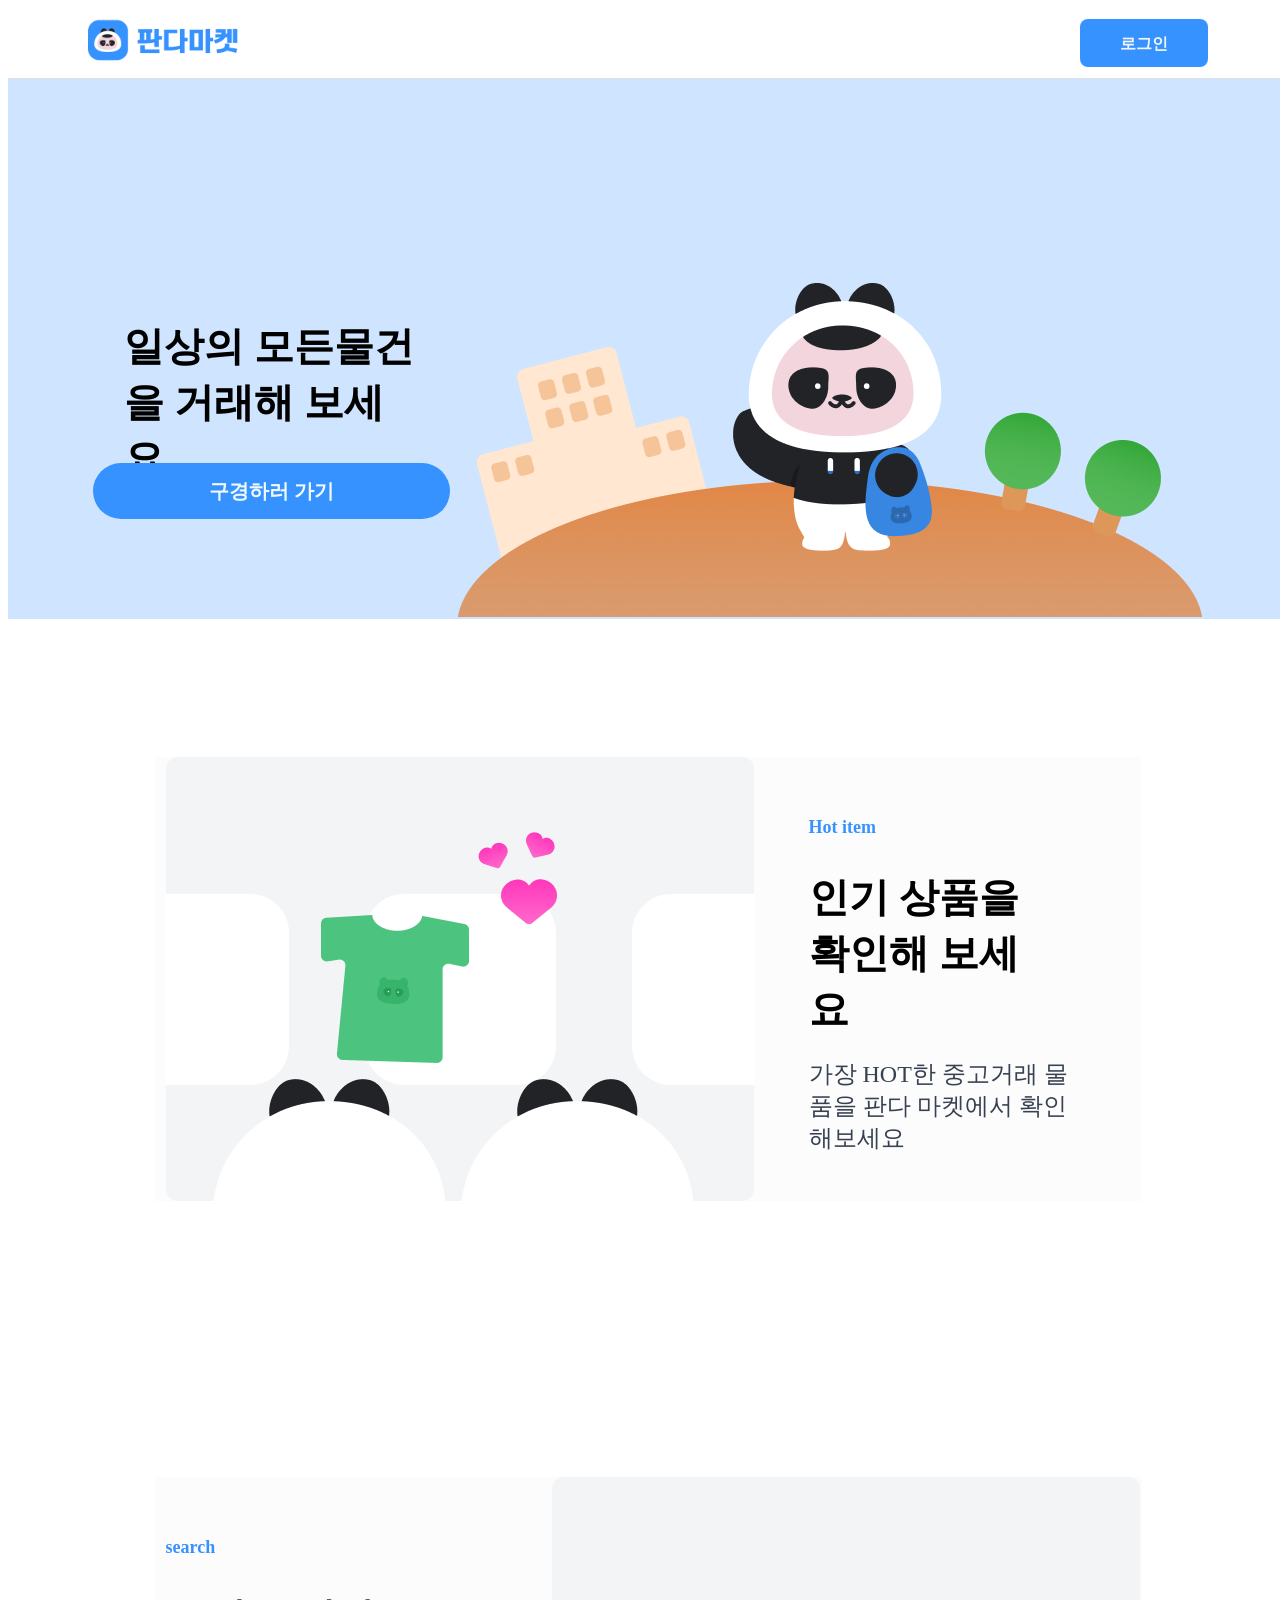
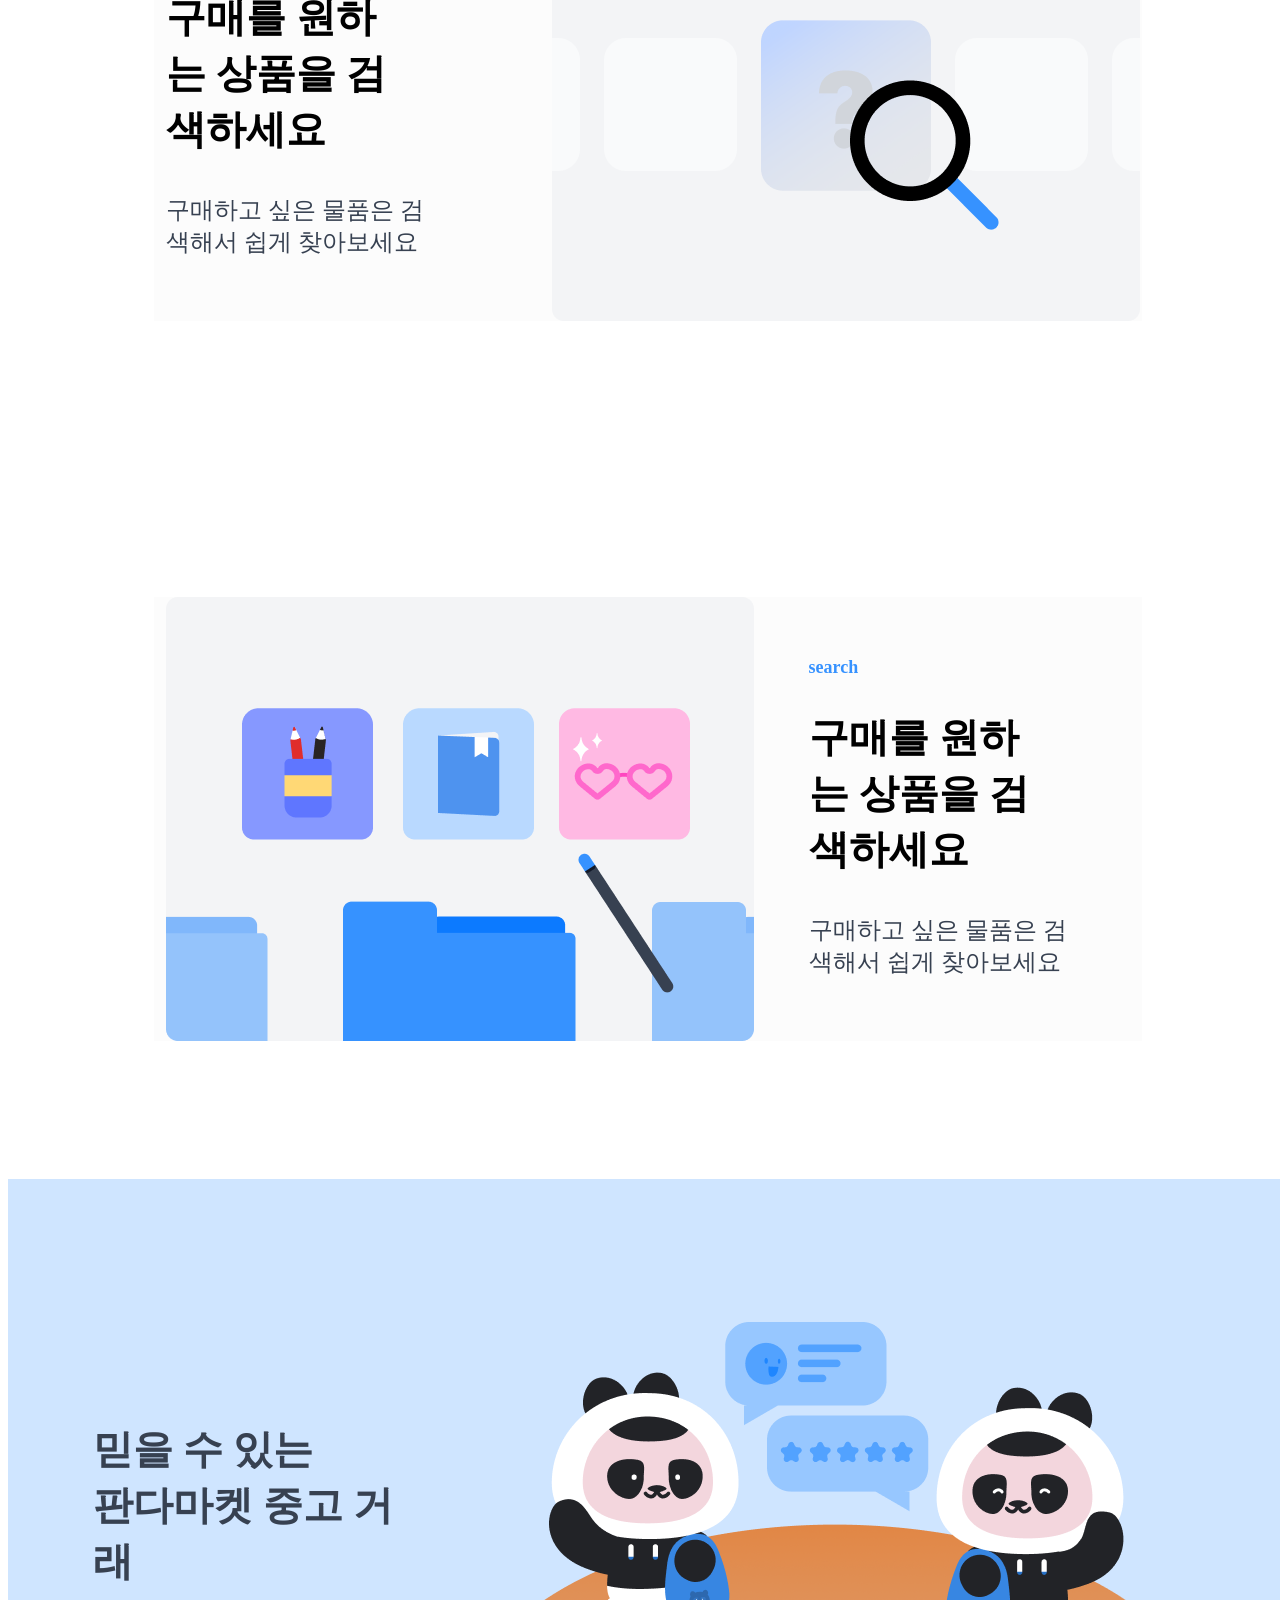
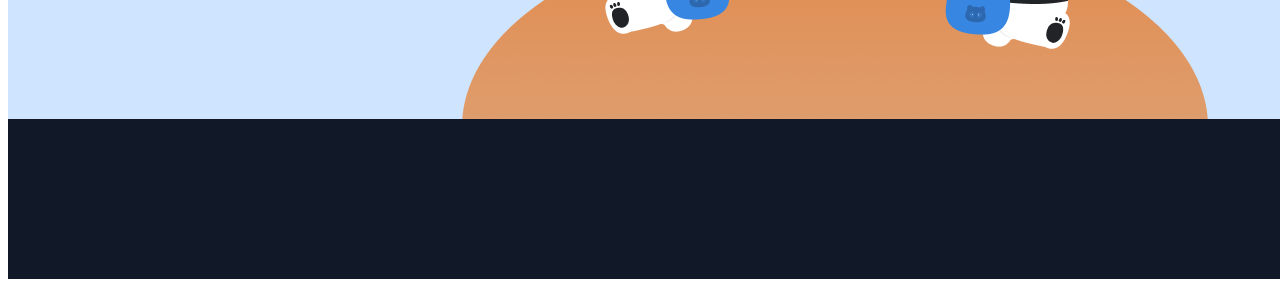
<file: index.html>
<!DOCTYPE html>
<html lang="en">
<head>
    <meta charset="UTF-8">
    <meta name="viewport" content="width=device-width, initial-scale=1.0">
    <link rel="stylesheet" href="./panda.css" />
    <title>판다마켓</title>
</head>
<body>
    <header>
    <div class="headerbox"> 
        <div class="headerbox-left">
        <a href="/">
        <img src="./images/Property 1=lg.png">
        </a>
        </div>
        <div class="headerbox-right">
        <button onclick="location.href='/login'">로그인</button>
        </div>
    </div>
    </header>


    <main>
        <div class="explore-section">
            <div class="explore-center">
                <div class="explore-left">
                    <div class="explore-left-text">
                    일상의 모든물건을 거래해 보세요
                    </div>
                    <button onclick="location.href='/items'">구경하러 가기</button>
                </div>
                <div class="explore-right"><img src="./images/Img_home_top.png"></div>
            </div>
        </div>

        <div class="item">
            <div class="item-check">
              <div class="item-check-center">
                <div class="item-check-left"><img src="./images/Img_home_01.png"></div>
                <div class="item-check-right">
                  <p>Hot item</p>
                  <p>인기 상품을 확인해 보세요</p>
                  <p>가장 HOT한 중고거래 물품을 판다 마켓에서 확인해보세요</p>
                </div>
              </div>
            </div>
            <div class="item-search">
              <div class="item-search-center">
                <div class="item-search-left">
                  <p>search</p>
                  <p>구매를 원하는 상품을 검색하세요</p>
                  <p>구매하고 싶은 물품은 검색해서 쉽게 찾아보세요</p>
                </div>
                <div class="item-search-right"><img src="./images/Img_home_02.png"></div>
              </div>
            </div>
            <div class="item-register">
              <div class="item-register-center">
                <div class="item-register-left">
                  <img src="./images/Img_home_03.png">
                </div>
                <div class="item-register-right">
                  <p>search</p>
                  <p>구매를 원하는 상품을 검색하세요</p>
                  <p>구매하고 싶은 물품은 검색해서 쉽게 찾아보세요</p>
                </div>
              </div>
            </div>
        </div>


        <div class="panda">
          <div class="panda-center">
            <div class="panda-left">
              <p>믿을 수 있는<br>판다마켓 중고 거래</p>
            </div>
            <div class="panda-right">
              <img src="./images/Img_home_bottom.png">
            </div>
          </div>
        </div>
        
    </main>
      
    <footer>

    </footer>
</body>
</html>
</file>
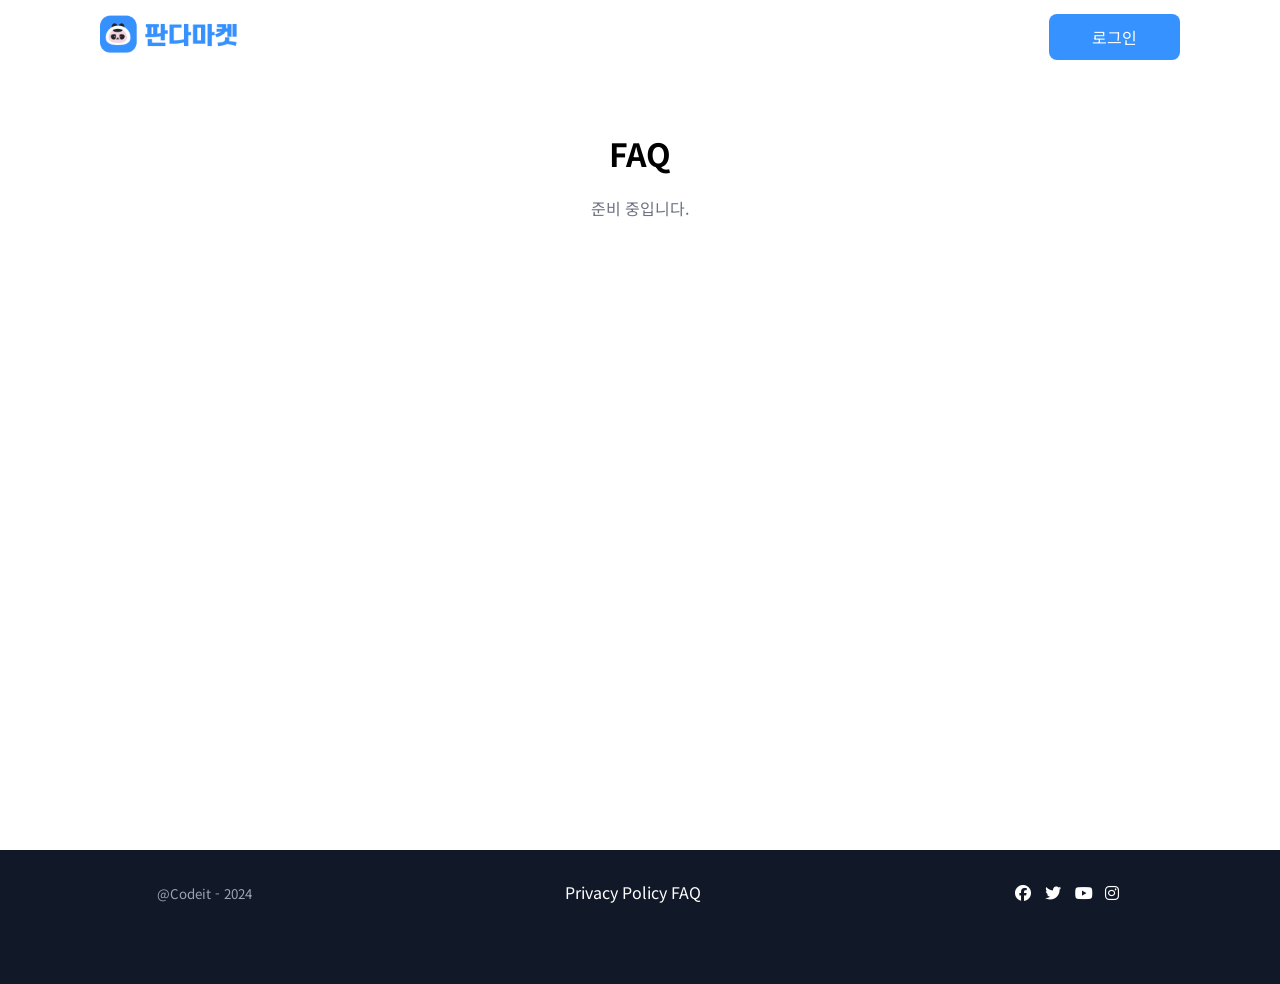
<file: faq.html>
<!DOCTYPE html>
<html lang="ko">
    <head>
        <meta charset="UTF-8" />
        <meta name="viewport" content="width=device-width, initial-scale=1.0" />
        <title>판다마켓 - FAQ</title>
        <link rel="stylesheet" href="/css/reset.css" />
        <link rel="stylesheet" href="/css/main.css" />
        <link
            rel="stylesheet"
            href="https://cdnjs.cloudflare.com/ajax/libs/font-awesome/6.6.0/css/all.min.css"
            integrity="sha512-Kc323vGBEqzTmouAECnVceyQqyqdsSiqLQISBL29aUW4U/M7pSPA/gEUZQqv1cwx4OnYxTxve5UMg5GT6L4JJg=="
            crossorigin="anonymous"
            referrerpolicy="no-referrer"
        />
        <link href="https://fonts.googleapis.com/css2?family=Noto+Sans+KR:wght@100..900&display=swap" rel="stylesheet" />
    </head>
    <body>
        <header>
            <nav>
                <a href="/"><img src="/img/logo.png" alt="판다마켓 로고" /></a>
                <a href="login.html" class="login-btn">로그인</a>
            </nav>
        </header>
        <main style="padding-top: 130px; text-align: center; min-height: 80vh;">
            <h1>FAQ</h1>
            <p style="margin-top: 20px; color: var(--gray500);">준비 중입니다.</p>
        </main>
        <footer>
            <ul>
                <li><small>@Codeit - 2024</small></li>
                <li><a href="/privacy">Privacy Policy</a> <a href="/faq">FAQ</a></li>
                <li>
                    <ul class="icon">
                        <li>
                            <a href="https://www.facebook.com/" target="_blank" aria-label="Facebook"><i class="fa-brands fa-facebook"></i></a>
                        </li>
                        <li>
                            <a href="https://www.twitter.com/" target="_blank" aria-label="Twitter"><i class="fa-brands fa-twitter"></i></a>
                        </li>
                        <li>
                            <a href="https://www.youtube.com/" target="_blank" aria-label="YouTube"><i class="fa-brands fa-youtube"></i></a>
                        </li>
                        <li>
                            <a href="https://www.instagram.com/" target="_blank" aria-label="Instagram"><i class="fa-brands fa-instagram"></i></a>
                        </li>
                    </ul>
                </li>
            </ul>
        </footer>
    </body>
</html>
</file>
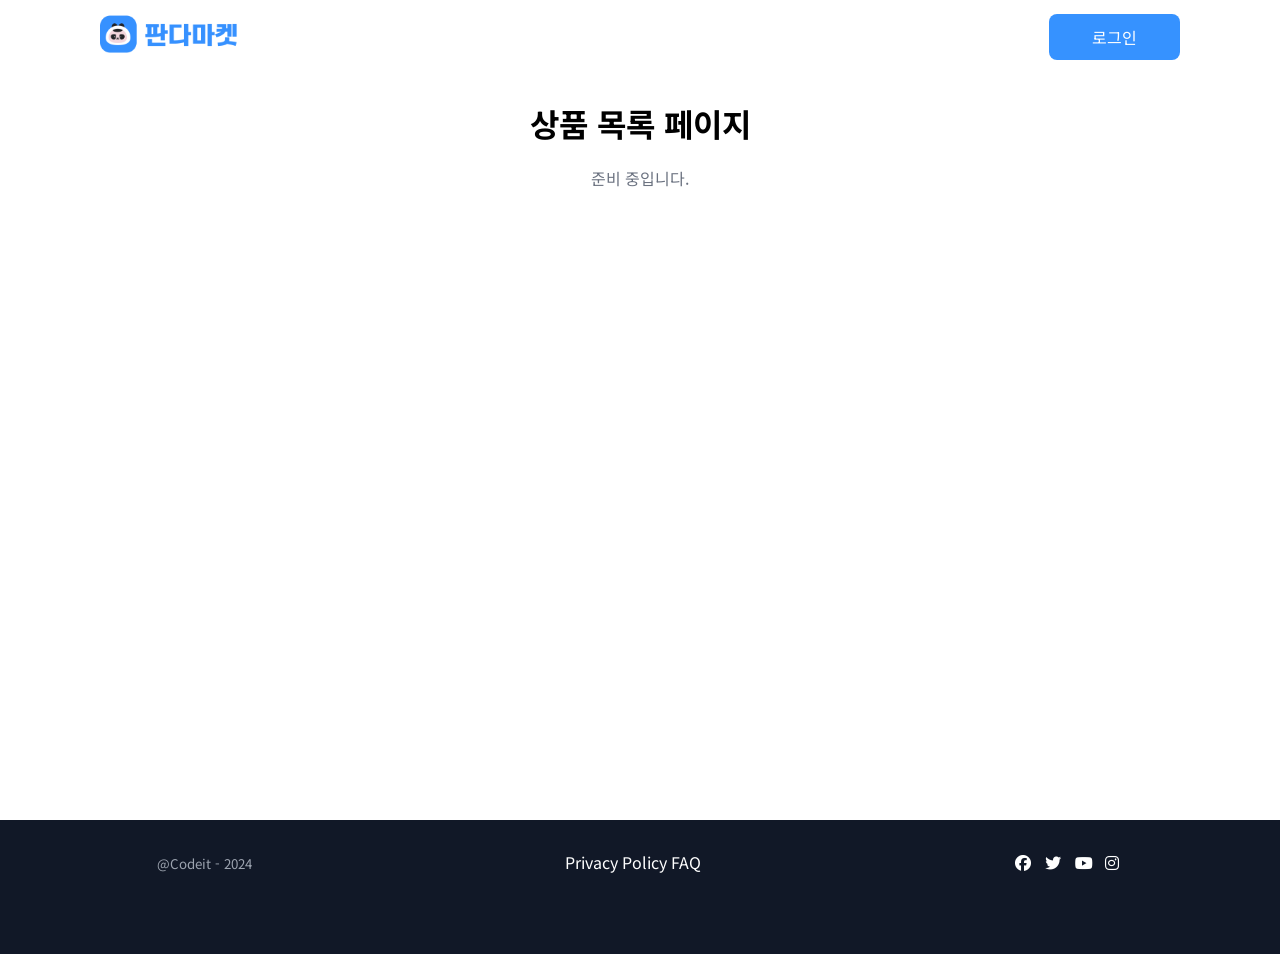
<file: items.html>
<!DOCTYPE html>
<html lang="ko">
    <head>
        <meta charset="UTF-8" />
        <meta name="viewport" content="width=device-width, initial-scale=1.0" />
        <title>판다마켓 - 상품 목록</title>
        <link rel="stylesheet" href="/css/reset.css" />
        <link rel="stylesheet" href="/css/main.css" />
        <link
            rel="stylesheet"
            href="https://cdnjs.cloudflare.com/ajax/libs/font-awesome/6.6.0/css/all.min.css"
            integrity="sha512-Kc323vGBEqzTmouAECnVceyQqyqdsSiqLQISBL29aUW4U/M7pSPA/gEUZQqv1cwx4OnYxTxve5UMg5GT6L4JJg=="
            crossorigin="anonymous"
            referrerpolicy="no-referrer"
        />
        <link href="https://fonts.googleapis.com/css2?family=Noto+Sans+KR:wght@100..900&display=swap" rel="stylesheet" />
    </head>
    <body>
        <header>
            <nav>
                <a href="/"><img src="/img/logo.png" alt="판다마켓 로고" /></a>
                <a href="login.html" class="login-btn">로그인</a>
            </nav>
        </header>
        <main style="padding-top: 100px; text-align: center; min-height: 80vh;">
            <h1>상품 목록 페이지</h1>
            <p style="margin-top: 20px; color: var(--gray500);">준비 중입니다.</p>
        </main>
        <footer>
            <ul>
                <li><small>@Codeit - 2024</small></li>
                <li><a href="/privacy">Privacy Policy</a> <a href="/faq">FAQ</a></li>
                <li>
                    <ul class="icon">
                        <li>
                            <a href="https://www.facebook.com/" target="_blank" aria-label="Facebook"><i class="fa-brands fa-facebook"></i></a>
                        </li>
                        <li>
                            <a href="https://www.twitter.com/" target="_blank" aria-label="Twitter"><i class="fa-brands fa-twitter"></i></a>
                        </li>
                        <li>
                            <a href="https://www.youtube.com/" target="_blank" aria-label="YouTube"><i class="fa-brands fa-youtube"></i></a>
                        </li>
                        <li>
                            <a href="https://www.instagram.com/" target="_blank" aria-label="Instagram"><i class="fa-brands fa-instagram"></i></a>
                        </li>
                    </ul>
                </li>
            </ul>
        </footer>
    </body>
</html>
</file>
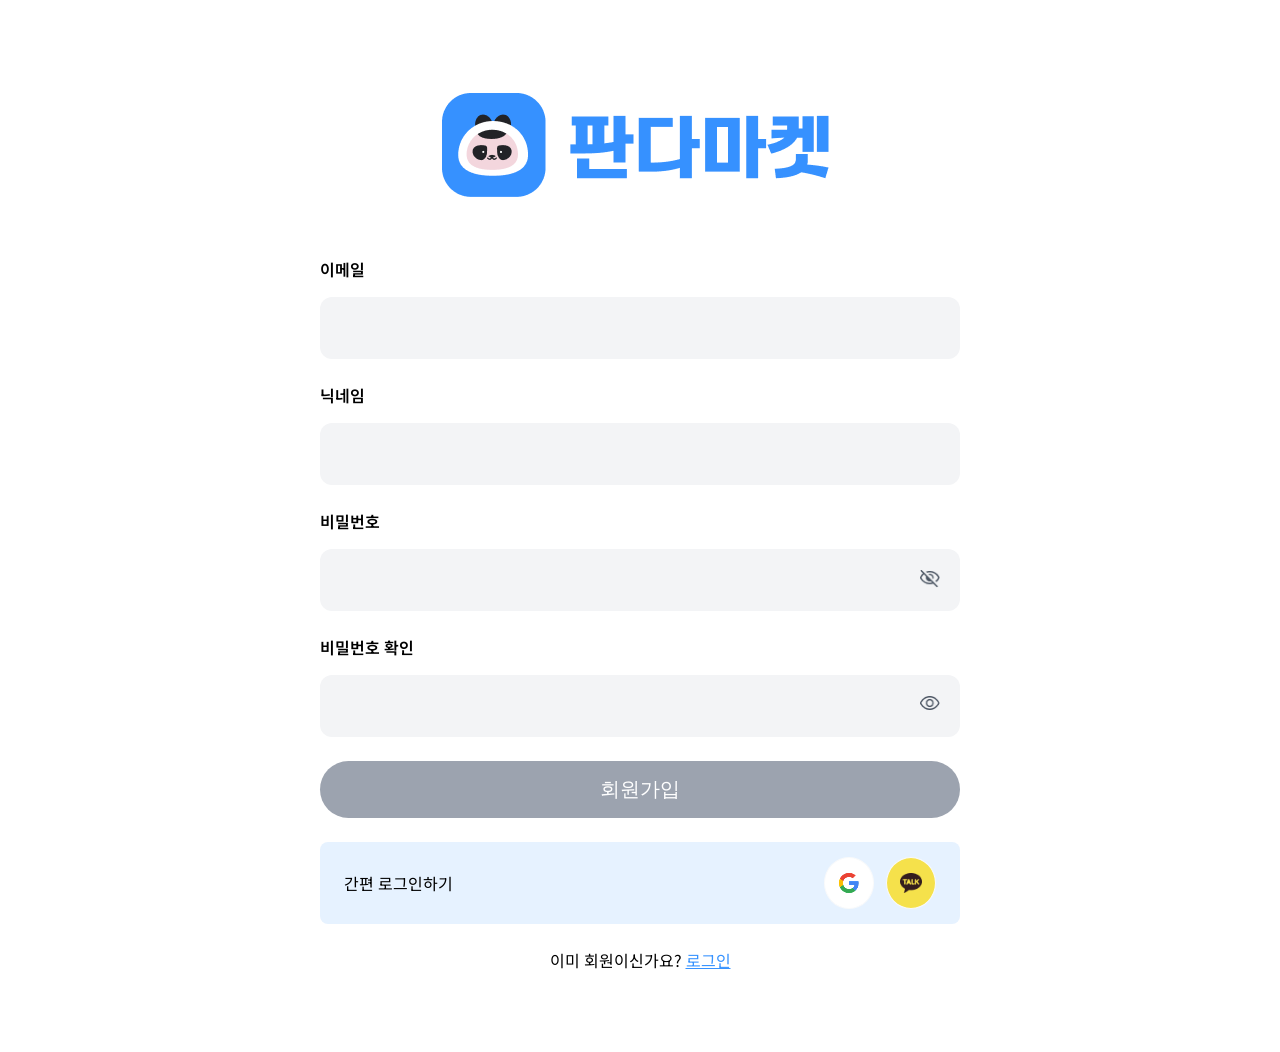
<file: join.html>
<!DOCTYPE html>
<html lang="ko">
    <head>
        <meta charset="UTF-8" />
        <meta name="viewport" content="width=device-width, initial-scale=1.0" />
        <link rel="stylesheet" href="/css/reset.css" />
        <link rel="stylesheet" href="/css/join.css" />
        <link
            rel="stylesheet"
            href="https://cdnjs.cloudflare.com/ajax/libs/font-awesome/6.6.0/css/all.min.css"
            integrity="sha512-Kc323vGBEqzTmouAECnVceyQqyqdsSiqLQISBL29aUW4U/M7pSPA/gEUZQqv1cwx4OnYxTxve5UMg5GT6L4JJg=="
            crossorigin="anonymous"
            referrerpolicy="no-referrer"
        />
        <link href="https://fonts.googleapis.com/css2?family=Noto+Sans+KR:wght@100..900&display=swap" rel="stylesheet" />
        <title>회원가입</title>
    </head>
    <body>
        <main class="login-container">
            <header>
                <a href="/" class="logo-link"><img src="/img/logo.png" alt="판다마켓 로고" /></a>
            </header>
            <form action="/login" method="post">
                <fieldset class="input_box">
                    <label for="email">이메일</label>
                    <input type="email" id="email" name="email" required placeholder=" " />
                    <span class="error-message" data-error="invalid">잘못된 이메일 형식입니다.</span>
                </fieldset>
                <fieldset class="input_box">
                    <label for="nickname">닉네임</label>
                    <input type="text" id="nickname" name="nickname" placeholder=" " />
                </fieldset>
                <fieldset class="input_box">
                    <label for="password">비밀번호</label>
                    <input type="password" id="password" name="password" required minlength="8" placeholder=" " />
                    <img src="/img/icon-password-hide.png" alt="비밀번호 보기" class="input-icon" />
                    <span class="error-message" data-error="short">비밀번호를 8자 이상 입력해주세요.</span>
                </fieldset>

                <fieldset class="input_box">
                    <label for="password_confirm">비밀번호 확인</label>
                    <input type="password" id="password_confirm" name="password_confirm" required minlength="8" placeholder=" " />
                    <img src="/img/icon-password-show.png" alt="비밀번호 보기" class="input-icon" />
                    <span class="error-message">비밀번호가 일치하지 않습니다.</span>
                </fieldset>

                <button type="submit">회원가입</button>
            </form>
            <aside class="easy_log">
                <p>간편 로그인하기</p>
                <ul class="icon">
                    <li>
                        <a href="https://www.google.com/" target="_blank"><img src="/img/icon-google.png" alt="구글 로그인" /></a>
                    </li>
                    <li>
                        <a href="https://www.kakaocorp.com/page/" target="_blank"><img src="/img/icon-kakao.png" alt="카카오 로그인" /></a>
                    </li>
                </ul>
            </aside>
            <p class="signup_link">이미 회원이신가요? <a href="login.html">로그인</a></p>
        </main>
    </body>
</html>
</file>
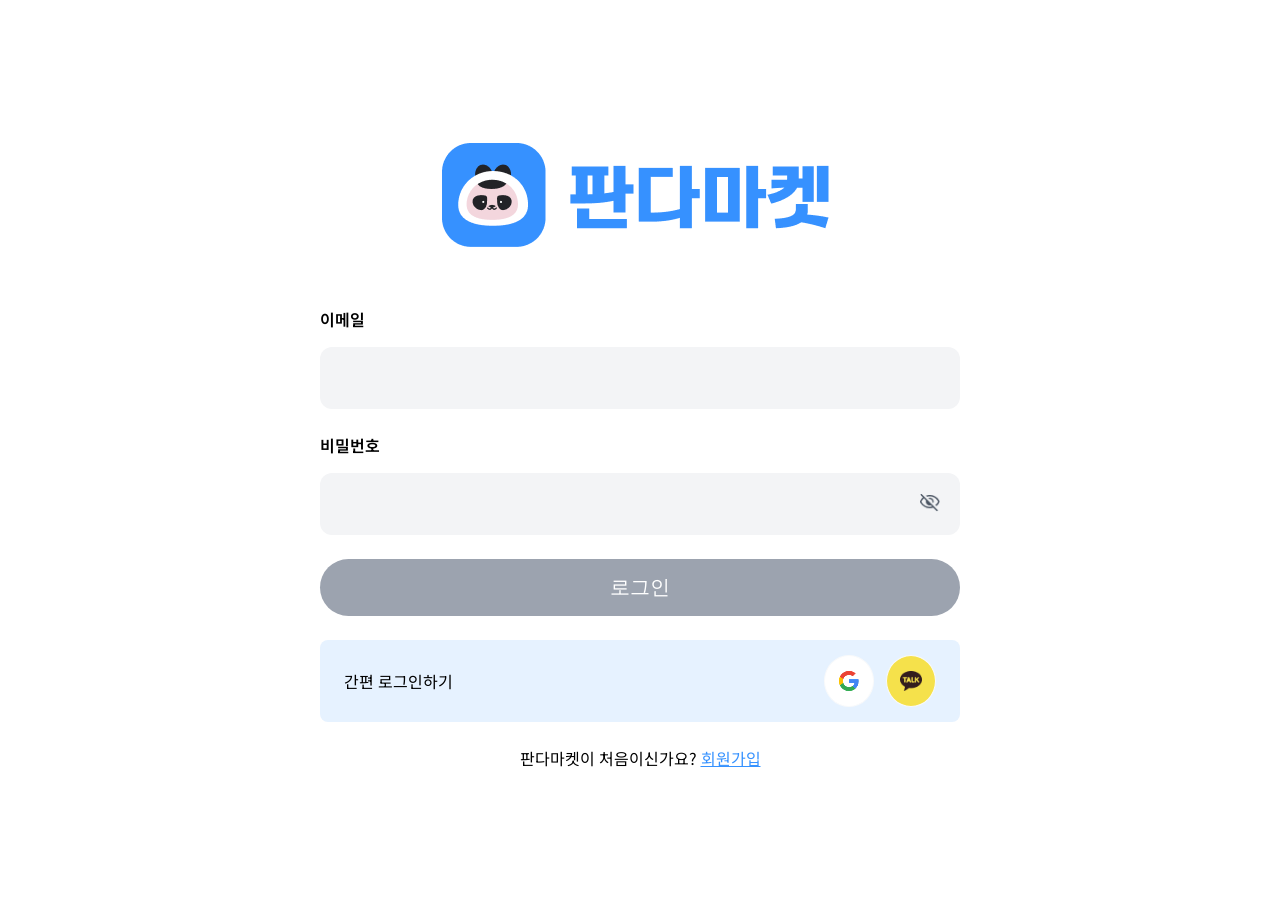
<file: login.html>
<!DOCTYPE html>
<html lang="ko">
    <head>
        <meta charset="UTF-8" />
        <meta name="viewport" content="width=device-width, initial-scale=1.0" />
        <link rel="stylesheet" href="/css/reset.css" />
        <link rel="stylesheet" href="/css/login.css" />
        <link
            rel="stylesheet"
            href="https://cdnjs.cloudflare.com/ajax/libs/font-awesome/6.6.0/css/all.min.css"
            integrity="sha512-Kc323vGBEqzTmouAECnVceyQqyqdsSiqLQISBL29aUW4U/M7pSPA/gEUZQqv1cwx4OnYxTxve5UMg5GT6L4JJg=="
            crossorigin="anonymous"
            referrerpolicy="no-referrer"
        />
        <link href="https://fonts.googleapis.com/css2?family=Noto+Sans+KR:wght@100..900&display=swap" rel="stylesheet" />
        <title>로그인</title>
    </head>
    <body>
        <main class="login-container">
            <header>
                <a href="/" class="logo-link"><img src="/img/logo.png" alt="판다마켓 로고" /></a>
            </header>
            <form action="/login" method="post">
                <fieldset class="input_box">
                    <label for="email">이메일</label>
                    <input type="email" id="email" name="email" required placeholder=" " />
                    <span class="error-message" data-error="invalid">잘못된 이메일 형식입니다.</span>
                </fieldset>

                <fieldset class="input_box">
                    <label for="password">비밀번호</label>
                    <input type="password" id="password" name="password" required minlength="8" placeholder=" " />
                    <img src="/img/icon-password-hide.png" alt="비밀번호 보기" class="input-icon" />
                    <span class="error-message" data-error="short">비밀번호를 8자 이상 입력해주세요.</span>
                </fieldset>

                <button type="submit">로그인</button>
            </form>
            <aside class="easy_log">
                <p>간편 로그인하기</p>
                <ul class="icon">
                    <li>
                        <a href="https://www.google.com/" target="_blank"><img src="/img/icon-google.png" alt="구글 로그인" /></a>
                    </li>
                    <li>
                        <a href="https://www.kakaocorp.com/page/" target="_blank"><img src="/img/icon-kakao.png" alt="카카오 로그인" /></a>
                    </li>
                </ul>
            </aside>
            <p class="signup_link">판다마켓이 처음이신가요? <a href="join.html">회원가입</a></p>
        </main>
    </body>
</html>
</file>
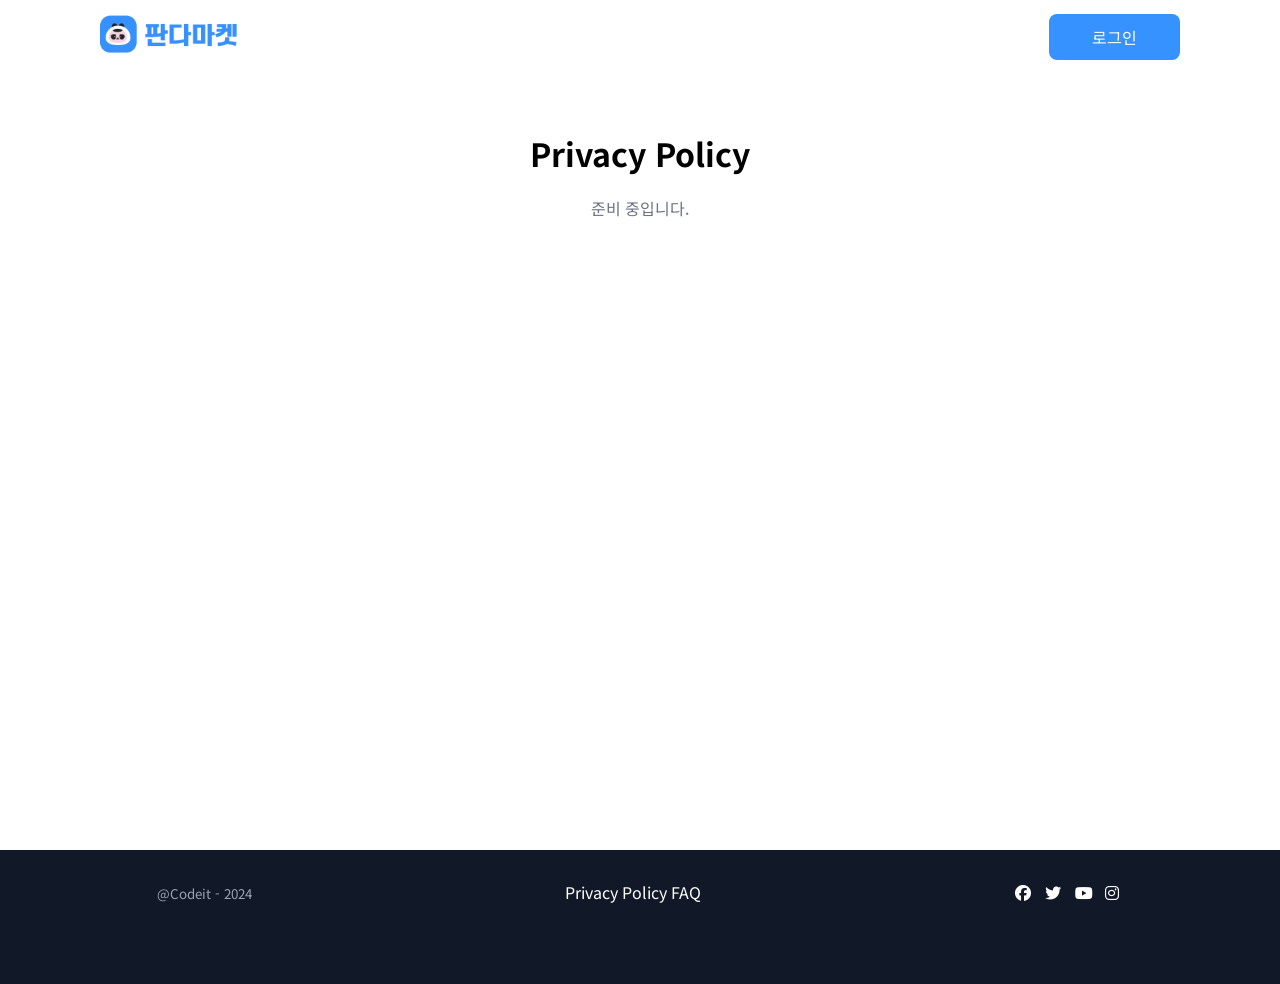
<file: privacy.html>
<!DOCTYPE html>
<html lang="ko">
    <head>
        <meta charset="UTF-8" />
        <meta name="viewport" content="width=device-width, initial-scale=1.0" />
        <title>판다마켓 - Privacy Policy</title>
        <link rel="stylesheet" href="/css/reset.css" />
        <link rel="stylesheet" href="/css/main.css" />
        <link
            rel="stylesheet"
            href="https://cdnjs.cloudflare.com/ajax/libs/font-awesome/6.6.0/css/all.min.css"
            integrity="sha512-Kc323vGBEqzTmouAECnVceyQqyqdsSiqLQISBL29aUW4U/M7pSPA/gEUZQqv1cwx4OnYxTxve5UMg5GT6L4JJg=="
            crossorigin="anonymous"
            referrerpolicy="no-referrer"
        />
        <link href="https://fonts.googleapis.com/css2?family=Noto+Sans+KR:wght@100..900&display=swap" rel="stylesheet" />
    </head>
    <body>
        <header>
            <nav>
                <a href="/"><img src="/img/logo.png" alt="판다마켓 로고" /></a>
                <a href="login.html" class="login-btn">로그인</a>
            </nav>
        </header>
        <main style="padding-top: 130px; text-align: center; min-height: 80vh;">
            <h1>Privacy Policy</h1>
            <p style="margin-top: 20px; color: var(--gray500);">준비 중입니다.</p>
        </main>
        <footer>
            <ul>
                <li><small>@Codeit - 2024</small></li>
                <li><a href="/privacy">Privacy Policy</a> <a href="/faq">FAQ</a></li>
                <li>
                    <ul class="icon">
                        <li>
                            <a href="https://www.facebook.com/" target="_blank" aria-label="Facebook"><i class="fa-brands fa-facebook"></i></a>
                        </li>
                        <li>
                            <a href="https://www.twitter.com/" target="_blank" aria-label="Twitter"><i class="fa-brands fa-twitter"></i></a>
                        </li>
                        <li>
                            <a href="https://www.youtube.com/" target="_blank" aria-label="YouTube"><i class="fa-brands fa-youtube"></i></a>
                        </li>
                        <li>
                            <a href="https://www.instagram.com/" target="_blank" aria-label="Instagram"><i class="fa-brands fa-instagram"></i></a>
                        </li>
                    </ul>
                </li>
            </ul>
        </footer>
    </body>
</html>
</file>
<file: panda.css>
body {
    font-family : 'Pretendard';
    width : 100%;
    box-sizing: border-box;

}
header {
    height : 70px;
    position : relative ;
    border-bottom : solid 1px #DFDFDF;

   
}
.headerbox {
    position : absolute;
    left : 50%;
    transform: translateX(-50%);
    width : 1120px;
    height : 51px;
    display : flex;
    justify-content : space-between;
    flex-direction : row;
    align-items : center;
    padding : 9px 0;
    

}

.headerbox-left > a > img {
    width : 153px;
    height: 51px;
    cursor: pointer;
}
.headerbox-right > button {
    width : 128px;
    height : 48px;
    background-color : #3692ff;
    border-radius: 8px;
    border : none;
    font-weight: 600;
    font-size: 16px;
    line-height: 26px;
    color : #F3F4F6;
    padding : 12px 23px;
    cursor: pointer;

}

.explore-section {
    width : 100%;
    height : 540px;
    background-color : #CFE5FF;
    position : relative;
}
.explore-center {
    display : flex;
    flex-direction: row;
    align-items: center;
    height : 340px;
    width: 1110px;
    position : absolute;
    top : 200px;
    left : 50%;
    transform: translateX(-50%);
    gap: 7px;
    
}

.explore-left {
    display: flex;
    flex-direction: column;
    justify-content: center;
    align-items: center;
    width : 357px;
    height : 260px;
    padding-bottom : 60px;
    gap : 32px;
   
    
}
.explore-left-text {
    width : 295px;
    height : 112px;
    font-weight : 700;
    font-size : 40px;
    line-height : 140%;
    letter-spacing : 0%;
    vertical-align: middle;
}
.explore-left > button {
    display : flex;
    flex-direction: row;
    justify-content: center;
    align-items: center;
    width : 357px;
    height : 56px;
    border-radius : 40px;
    padding : 16px 24px;
    gap : 10px;
    background-color: #3692ff;
    border: none;
    font-family : 'Pretendard';
    font-weight : 600;
    font-size : 20px;
    line-height :32px;
    color : #F0FAFB;
    cursor: pointer;
}


main {
    height : 3240px;
    width : 100%;
}

.item {
      width : 100%;
    height : 2160px;
}

.item-check,.item-search, .item-register {
     width : 100%;
    height : 720px;
    display: flex;
    flex-direction: column;
    justify-content: center;
    align-items: center;
    gap: 10px;
}
.item-check-center {
    display : flex;
    flex-direction: row;
    justify-content: center;
    align-items: center;
    width : 988px;
    height : 444px;
    gap: 64px;
    padding: 0px;
    background: #FCFCFC;
}
.item-check-left {
    width : 579px;
    height: 444px;
}
.item-check-right {
    display:flex;
    flex-direction: column;
    width : 298px;
    padding-right : 24px;
    
}
.item-check-right p:nth-child(1){
font-family: 'Abhaya Libre ExtraBold';
font-style: normal;
font-weight: 800;
font-size: 18px;
line-height: 26px;
color : #3692FF;
width:80px;
height:26px;
display : flex;
align-items: center;

}
.item-check-right p:nth-child(2){
    font-family: 'Pretendard';
font-style: normal;
font-weight: 700;
font-size: 40px;
line-height: 140%;
display: flex;
align-items: center;
width:222px;
height:112px;
}
.item-check-right p:nth-child(3){
    width: 274px;
height: 64px;
font-family: 'Pretendard';
font-style: normal;
font-weight: 500;
font-size: 24px;
line-height: 32px;
display: flex;
align-items: center;
color: #374151;

}


.item-search-center {
    display : flex;
    flex-direction: row;
    justify-content: center;
    align-items: center;
    width : 988px;
    height : 444px;
    gap: 64px;
    padding: 0px;
    background: #FCFCFC;
}
.item-search-left {
      display:flex;
    flex-direction: column;
    width : 298px;
    padding-right : 24px;
}
.item-search-left p:nth-child(1){
font-family: 'Abhaya Libre ExtraBold';
font-style: normal;
font-weight: 800;
font-size: 18px;
line-height: 26px;
color : #3692FF;
width:80px;
height:26px;
display : flex;
align-items: center;

}
.item-search-left p:nth-child(2){
 font-family: 'Pretendard';
font-style: normal;
font-weight: 700;
font-size: 40px;
line-height: 140%;
display: flex;
align-items: center;
width:222px;
height:112px;
}
.item-search-left p:nth-child(3){
     width: 274px;
height: 64px;
font-family: 'Pretendard';
font-style: normal;
font-weight: 500;
font-size: 24px;
line-height: 32px;
display: flex;
align-items: center;
color: #374151;
}

.item-search-right {
    width : 579px;
    height: 444px;
}



.item-register-center {
    display : flex;
    flex-direction: row;
    justify-content: center;
    align-items: center;
    width : 988px;
    height : 444px;
    gap: 64px;
    padding: 0px;
    background: #FCFCFC;
}
.item-register-left {
    width : 579px;
    height: 444px;
}
.item-register-right {
    display:flex;
    flex-direction: column;
    width : 298px;
    padding-right : 24px;
    
}
.item-register-right p:nth-child(1){
font-family: 'Abhaya Libre ExtraBold';
font-style: normal;
font-weight: 800;
font-size: 18px;
line-height: 26px;
color : #3692FF;
width:80px;
height:26px;
display : flex;
align-items: center;

}
.item-register-right p:nth-child(2){
    font-family: 'Pretendard';
font-style: normal;
font-weight: 700;
font-size: 40px;
line-height: 140%;
display: flex;
align-items: center;
width:222px;
height:112px;
}
.item-register-right p:nth-child(3){
    width: 274px;
height: 64px;
font-family: 'Pretendard';
font-style: normal;
font-weight: 500;
font-size: 24px;
line-height: 32px;
display: flex;
align-items: center;
color: #374151;

}

.panda {
position: relative;
width: 100%;
height: 540px;
left: 0px;
top: 0px;
background: #CFE5FF;
margin-bottom : 0;
}

.panda-center {
display: flex;
flex-direction: row;
align-items: center;
padding: 0px;
gap: 69px;
position: absolute;
width: 1110px;
height: 397px;
left: calc(50% - 1110px/2);
bottom: 0px;
}
.panda-left {
    font-family: 'Pretendard';
    font-style: normal;
    font-weight: 700;
    font-size: 40px;
    line-height: 140%;
    display: flex;
    align-items: center;
    color: #374151;
    flex-direction: row;
    justify-content: center;
    padding: 0px 0px 30px;
    gap: 10px;
    width: 300px;
    height: 160px;
    flex-shrink:0;
   
}
.panda-right {
    width: 746px;
    height: 397px;

}
footer {
    display: flex;
    flex-direction: column;
    align-items: flex-start;
    width: 100%;
    height: 160px;
    background: #111827;
    position: relative;
}
</file>
<file: css/main.css>
/*header*/

header {
    background-color: #fff;
    position: fixed;
    padding: 11px 0;
    box-sizing: border-box;
    width: 100%;
    z-index: 100;
}

header nav {
    display: flex;
    justify-content: space-between;
    align-items: center;
    max-width: 1120px;
    margin: 0 auto;
    padding: 0 400px;
}

header nav a:first-child {
    cursor: pointer;
}

header img {
    width: 153px;
    height: auto;
}

header nav .login-btn {
    cursor: pointer;
    background-color: var(--blue);
    box-sizing: border-box;
    padding: 11px 43px;
    border-radius: 8px;
    color: #fff;
    font-size: 16px;
}

/*hero*/

.hero {
    background-color: #cfe0f4;
    display: flex;
    justify-content: center;
    align-items: flex-end;
    padding: 60px 20px 0 20px;
    padding-top: 130px; /* header 높이 보정 */
    min-height: 400px;
    width: 100%;
    box-sizing: border-box;
}

.hero-inner {
    display: flex;
    justify-content: center;
    align-items: flex-end;
    gap: 40px;
    max-width: 1120px;
    width: 100%;
}

.hero-content {
    text-align: left;
    padding-bottom: 60px;
}

.hero-content h1 {
    font-size: 40px;
    font-weight: 700;
    color: var(--gray700);
    line-height: 1.4;
    margin-bottom: 32px;
}

.hero-btn {
    display: inline-block;
    background-color: var(--blue);
    color: #fff;
    padding: 16px 124px;
    border-radius: 40px;
    font-size: 20px;
    font-weight: 700;
    text-decoration: none;
    transition: background-color 0.3s;
    cursor: pointer;
}

.hero-btn:hover {
    background-color: #1a7de8;
}

.hero-image img {
    width: 520px;
    height: auto;
    display: block;
}

/*main*/

main {
    width: 100%;
}

main ul {
    display: flex;
    justify-content: center;
    align-items: center;
    margin: 138px 0;
    gap: 40px;
}

article ul li img {
    max-width: 100%;
    height: auto;
}

article ul li > .blue_txt {
    font-family: "Times New Roman", Times, serif;
    font-weight: 800;
    margin-bottom: 12px;
    color: var(--blue);
    font-size: 18px;
}

article ul li h2 {
    font-size: 40px;
    color: var(--gray700);
    margin-bottom: 24px;
}

article ul li p {
    font-size: 24px;
    font-weight: 500;
    color: var(--gray700);
}

.con1 ul li:nth-child(2),
.con2 ul li:nth-child(1),
.con3 ul li:nth-child(2) {
    width: auto;
    padding: 60px;
    box-sizing: border-box;
    height: 444px;
    background-color: #fcfcfc;
    display: flex;
    flex-direction: column;
    justify-content: center;
}

.con4 img {
    display: block;
    width: 100%;
    cursor: pointer;
}

/*footer*/

footer a {
    color: #fff;
    cursor: pointer;
}

footer {
    color: #fff;
    width: 100%;
    background-color: var(--gray900);
    font-size: 16px;
}

footer i {
    width: 18px;
}

footer .icon {
    display: flex;
    justify-content: center;
    gap: 12px;
}

footer .icon a {
    cursor: pointer;
}

footer > ul:nth-child(1) {
    align-items: center;
    padding-top: 35px;
    padding-bottom: 112px;
    display: flex;
    justify-content: space-around;
}

footer > ul:nth-child(1) li:nth-child(1) {
    color: var(--gray400);
}

/* ========================================
   반응형 스타일 (Responsive Styles)
   ======================================== */

/* 1920px 미만 - Large Desktop */
@media (max-width: 1919px) {
    header nav {
        padding: 0 200px;
    }
}

/* 1440px 미만 - Desktop */
@media (max-width: 1439px) {
    header nav {
        padding: 0 100px;
    }
    
    header img {
        width: 140px;
    }
    
    .hero-content h1 {
        font-size: 36px;
        margin-bottom: 28px;
    }
    
    .hero-btn {
        padding: 14px 100px;
        font-size: 18px;
    }
    
    .hero-image img {
        width: 450px;
    }
    
    .hero-inner {
        gap: 30px;
    }
    
    main ul {
        margin: 100px 0;
        gap: 30px;
    }
    
    article ul li h2 {
        font-size: 36px;
        margin-bottom: 20px;
    }
    
    article ul li p {
        font-size: 20px;
    }
    
    .con1 ul li:nth-child(2),
    .con2 ul li:nth-child(1),
    .con3 ul li:nth-child(2) {
        padding: 50px;
        height: 380px;
    }
    
    footer > ul:nth-child(1) {
        padding-top: 30px;
        padding-bottom: 80px;
    }
}

/* 1024px 미만 - Tablet Landscape */
@media (max-width: 1023px) {
    header nav {
        padding: 0 50px;
    }
    
    header img {
        width: 120px;
    }
    
    header nav .login-btn {
        padding: 10px 30px;
        font-size: 14px;
    }
    
    .hero {
        padding: 40px 20px 0 20px;
        padding-top: 110px;
        min-height: 350px;
    }
    
    .hero-content {
        padding-bottom: 40px;
    }
    
    .hero-content h1 {
        font-size: 30px;
        margin-bottom: 24px;
    }
    
    .hero-btn {
        padding: 12px 80px;
        font-size: 16px;
    }
    
    .hero-image img {
        width: 350px;
    }
    
    .hero-inner {
        gap: 20px;
    }
    
    main ul {
        margin: 80px 0;
        gap: 20px;
        padding: 0 30px;
    }
    
    article ul li > .blue_txt {
        font-size: 16px;
        margin-bottom: 10px;
    }
    
    article ul li h2 {
        font-size: 28px;
        margin-bottom: 16px;
    }
    
    article ul li p {
        font-size: 16px;
    }
    
    .con1 ul li:nth-child(2),
    .con2 ul li:nth-child(1),
    .con3 ul li:nth-child(2) {
        padding: 40px;
        height: 320px;
    }
    
    footer {
        font-size: 14px;
    }
    
    footer > ul:nth-child(1) {
        padding-top: 25px;
        padding-bottom: 60px;
    }
    
    footer .icon {
        gap: 10px;
    }
}

/* 768px 미만 - Tablet Portrait */
@media (max-width: 767px) {
    header {
        padding: 8px 0;
    }
    
    header nav {
        padding: 0 24px;
    }
    
    header img {
        width: 100px;
    }
    
    header nav .login-btn {
        padding: 8px 24px;
        font-size: 13px;
        border-radius: 6px;
    }
    
    .hero {
        padding: 30px 16px 0 16px;
        padding-top: 90px;
        min-height: auto;
    }
    
    .hero-inner {
        flex-direction: column;
        align-items: center;
        gap: 20px;
    }
    
    .hero-content {
        text-align: center;
        padding-bottom: 20px;
        order: 1;
    }
    
    .hero-image {
        order: 2;
    }
    
    .hero-content h1 {
        font-size: 24px;
        margin-bottom: 20px;
    }
    
    .hero-btn {
        padding: 12px 60px;
        font-size: 15px;
        border-radius: 30px;
    }
    
    .hero-image img {
        width: 280px;
    }
    
    main ul {
        flex-direction: column;
        margin: 60px 0;
        gap: 0;
        padding: 0 20px;
    }
    
    .con2 ul {
        flex-direction: column-reverse;
    }
    
    article ul li > .blue_txt {
        font-size: 14px;
        margin-bottom: 8px;
    }
    
    article ul li h2 {
        font-size: 24px;
        margin-bottom: 12px;
    }
    
    article ul li p {
        font-size: 14px;
    }
    
    .con1 ul li:nth-child(2),
    .con2 ul li:nth-child(1),
    .con3 ul li:nth-child(2) {
        padding: 30px 20px;
        height: auto;
        text-align: center;
    }
    
    footer {
        font-size: 12px;
    }
    
    footer > ul:nth-child(1) {
        flex-direction: column;
        gap: 20px;
        padding: 30px 20px 50px;
    }
    
    footer .icon {
        gap: 16px;
    }
    
    footer i {
        width: 20px;
    }
}

/* 480px 미만 - Mobile */
@media (max-width: 479px) {
    header nav {
        padding: 0 16px;
    }
    
    header img {
        width: 80px;
    }
    
    header nav .login-btn {
        padding: 6px 16px;
        font-size: 12px;
    }
    
    .hero {
        padding: 20px 12px 0 12px;
        padding-top: 70px;
    }
    
    .hero-content h1 {
        font-size: 20px;
        margin-bottom: 16px;
    }
    
    .hero-btn {
        padding: 10px 40px;
        font-size: 14px;
    }
    
    .hero-image img {
        width: 220px;
    }
    
    main ul {
        margin: 40px 0;
        padding: 0 16px;
    }
    
    article ul li > .blue_txt {
        font-size: 12px;
    }
    
    article ul li h2 {
        font-size: 20px;
        margin-bottom: 10px;
    }
    
    article ul li p {
        font-size: 13px;
    }
    
    .con1 ul li:nth-child(2),
    .con2 ul li:nth-child(1),
    .con3 ul li:nth-child(2) {
        padding: 24px 16px;
    }
    
    footer > ul:nth-child(1) {
        padding: 24px 16px 40px;
        gap: 16px;
    }
}
</file>
<file: css/join.css>
.login-container {
    width: auto;
    display: flex;
    flex-direction: column;
    justify-content: center;
    align-items: center;
    min-height: 100vh;
    padding: 80px 20px;
    box-sizing: border-box;
}

.logo-link img {
    margin-bottom: 40px;
    width: 100%;
}

fieldset.input_box {
    position: relative;
    margin-bottom: 24px;
    border: none;
    padding: 0;
}

.input_box img {
    position: absolute;
    width: 20px;
    right: 20px;
    top: 60%;
    transform: translateY(-50%, -50%);
    cursor: pointer;
}

label {
    font-weight: 600;
    display: block;
    margin-bottom: 16px;
}

input {
    border-radius: 12px;
    border: 2px solid transparent;
    background-color: var(--gray100);
    width: 640px;
    padding: 20px;
    box-sizing: border-box;
    font-size: 16px;
    transition: border-color 0.3s;
}

input:focus {
    outline: none;
}

/* 에러 메시지 기본 숨김 */
.error-message {
    display: none;
    color: #ef4444;
    font-size: 14px;
    margin-top: 8px;
}

/* 입력 중이고 invalid일 때 빨간 테두리 */
input:not(:placeholder-shown):invalid {
    border-color: #ef4444;
}

/* 입력 중이고 invalid일 때 에러 메시지 표시 */
input:not(:placeholder-shown):invalid ~ .error-message {
    display: block;
}

/* 이메일: 빈 값일 때와 형식 오류일 때 구분 (완벽하진 않음) */
input[type="email"]:not(:placeholder-shown):invalid ~ .error-message[data-error="invalid"] {
    display: block;
}

input[type="email"]:placeholder-shown:invalid ~ .error-message[data-error="empty"] {
    display: none;
}

/* 비밀번호: 8자 미만일 때 */
input[type="password"]:not(:placeholder-shown):invalid ~ .error-message[data-error="short"] {
    display: block;
}

input[type="password"]:not(:placeholder-shown):invalid ~ .error-message[data-error="empty"] {
    display: none;
}

/* valid 상태일 때는 에러 숨김 */
input:valid ~ .error-message {
    display: none;
}

input:valid {
    border-color: transparent;
}

button {
    padding: 15px;
    margin-bottom: 24px;
    border-radius: 40px;
    border: none;
    background-color: var(--gray400);
    box-sizing: border-box;
    width: 100%;
    color: #fff;
    font-size: 20px;
    cursor: pointer;
    transition: background-color 0.3s;
}

/* 모든 input이 valid일 때 버튼 활성화 */
form:valid button {
    background-color: var(--blue);
}

aside.easy_log {
    padding: 16px 24px;
    box-sizing: border-box;
    border-radius: 8px;
    background-color: #e6f2ff;
    width: 640px;
    margin-bottom: 24px;
    display: flex;
    justify-content: space-between;
    align-items: center;
}

.icon {
    display: flex;
    gap: 12px;
    justify-content: center;
}

.icon li {
    width: 50px;
    height: 50px;
    display: flex;
    justify-content: center;
    align-items: center;
}

aside.easy_log img {
    width: 22px;
    display: block;
    margin: 0 auto;
}

.icon li:nth-child(1) a {
    border-radius: 100%;
    border: 1px solid var(--gray50);
    background-color: #fff;
    display: flex;
    justify-content: center;
    align-items: center;
    width: 50px;
    height: 50px;
}

.icon li:nth-child(2) a {
    border-radius: 100%;
    border: 1px solid var(--gray50);
    background-color: #f5e14b;
    display: flex;
    justify-content: center;
    align-items: center;
    width: 50px;
    height: 50px;
}

.signup_link a {
    text-decoration: underline;
    color: var(--blue);
}
</file>
<file: css/login.css>
.login-container {
    width: auto;
    display: flex;
    flex-direction: column;
    justify-content: center;
    align-items: center;
    min-height: 100vh;
    padding: 80px 20px;
    box-sizing: border-box;
}

.logo-link img {
    margin-bottom: 40px;
    width: 100%;
}

fieldset.input_box {
    position: relative;
    margin-bottom: 24px;
    border: none;
    padding: 0;
}

.input_box img {
    position: absolute;
    width: 20px;
    right: 20px;
    top: 60%;
    transform: translateY(-50%, -50%);
    cursor: pointer;
}

label {
    font-weight: 600;
    display: block;
    margin-bottom: 16px;
}

input {
    border-radius: 12px;
    border: 2px solid transparent;
    background-color: var(--gray100);
    width: 640px;
    padding: 20px;
    box-sizing: border-box;
    font-size: 16px;
    transition: border-color 0.3s;
}

input:focus {
    outline: none;
}

/* 에러 메시지 기본 숨김 */
.error-message {
    display: none;
    color: #ef4444;
    font-size: 14px;
    margin-top: 8px;
}

/* 입력 중이고 invalid일 때 빨간 테두리 */
input:not(:placeholder-shown):invalid {
    border-color: #ef4444;
}

/* 입력 중이고 invalid일 때 에러 메시지 표시 */
input:not(:placeholder-shown):invalid ~ .error-message {
    display: block;
}

/* 이메일: 빈 값일 때와 형식 오류일 때 구분 (완벽하진 않음) */
input[type="email"]:not(:placeholder-shown):invalid ~ .error-message[data-error="invalid"] {
    display: block;
}

input[type="email"]:placeholder-shown:invalid ~ .error-message[data-error="empty"] {
    display: none;
}

/* 비밀번호: 8자 미만일 때 */
input[type="password"]:not(:placeholder-shown):invalid ~ .error-message[data-error="short"] {
    display: block;
}

input[type="password"]:not(:placeholder-shown):invalid ~ .error-message[data-error="empty"] {
    display: none;
}

/* valid 상태일 때는 에러 숨김 */
input:valid ~ .error-message {
    display: none;
}

input:valid {
    border-color: transparent;
}

button {
    padding: 15px;
    margin-bottom: 24px;
    border-radius: 40px;
    border: none;
    background-color: var(--gray400);
    box-sizing: border-box;
    width: 100%;
    color: #fff;
    font-size: 20px;
    cursor: pointer;
    transition: background-color 0.3s;
}

/* 모든 input이 valid일 때 버튼 활성화 */
form:valid button {
    background-color: var(--blue);
}

aside.easy_log {
    padding: 16px 24px;
    box-sizing: border-box;
    border-radius: 8px;
    background-color: #e6f2ff;
    width: 640px;
    margin-bottom: 24px;
    display: flex;
    justify-content: space-between;
    align-items: center;
}

.icon {
    display: flex;
    gap: 12px;
    justify-content: center;
}

.icon li {
    width: 50px;
    height: 50px;
    display: flex;
    justify-content: center;
    align-items: center;
}

aside.easy_log img {
    width: 22px;
    display: block;
    margin: 0 auto;
}

.icon li:nth-child(1) a {
    border-radius: 100%;
    border: 1px solid var(--gray50);
    background-color: #fff;
    display: flex;
    justify-content: center;
    align-items: center;
    width: 50px;
    height: 50px;
}

.icon li:nth-child(2) a {
    border-radius: 100%;
    border: 1px solid var(--gray50);
    background-color: #f5e14b;
    display: flex;
    justify-content: center;
    align-items: center;
    width: 50px;
    height: 50px;
}

.signup_link a {
    text-decoration: underline;
    color: var(--blue);
}
</file>
